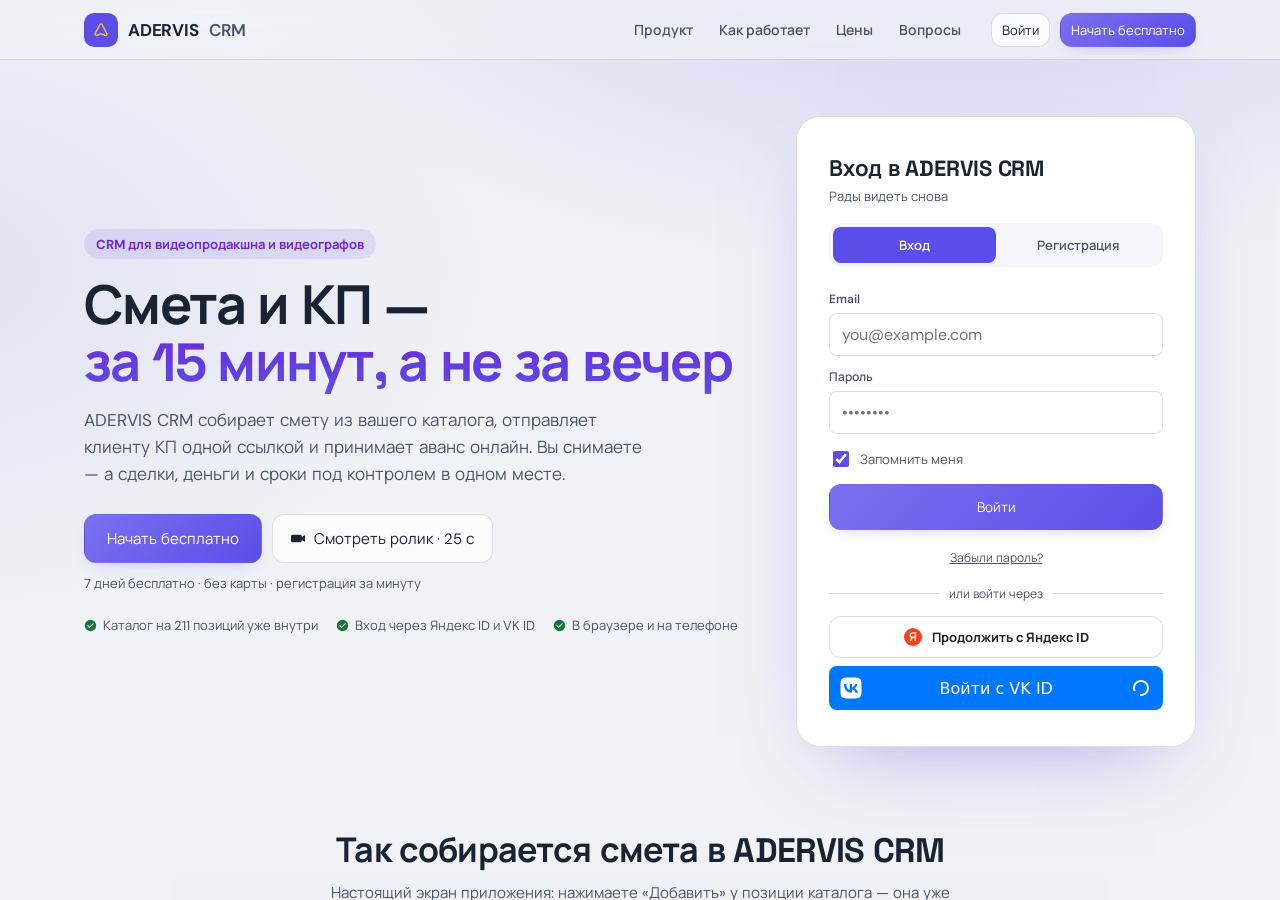
<file: index.html>
<!doctype html>
<html lang="ru" data-theme="dark">
<head>
  <meta charset="utf-8">
  <meta name="viewport" content="width=device-width,initial-scale=1">
  <!-- Позиционирование (PLAN.md §2): продаём смету и КП, а не «ещё одну CRM».
       На слове «CRM» посетитель сравнивает нас с Bitrix24/amoCRM и мы проигрываем
       всегда; реальный конкурент небольшой студии — Excel и переписка в мессенджере. -->
  <title>ADERVIS CRM — сметы и КП для видеопродакшна</title>
  <link rel="canonical" href="https://crm.adervis.ru/">

  <!-- Open Graph -->
  <meta property="og:type" content="website">
  <meta property="og:url" content="https://crm.adervis.ru">
  <meta property="og:title" content="ADERVIS CRM — сметы и КП для видеопродакшна">
  <meta property="og:description" content="Смета и коммерческое предложение за 15 минут вместо вечера в Excel. Клиент открывает ссылку, соглашается и платит аванс онлайн.">
  <meta property="og:image" content="https://crm.adervis.ru/icon-512.png">
  <meta name="description" content="Смета и коммерческое предложение для видеопродакшна за 15 минут вместо вечера в Excel. Клиент открывает ссылку, соглашается и платит аванс онлайн.">
  <meta name="twitter:card" content="summary_large_image">
  <meta name="twitter:title" content="ADERVIS CRM — сметы и КП для видеопродакшна">
  <meta name="twitter:description" content="Смета и КП за 15 минут вместо вечера в Excel. Клиент открывает ссылку, соглашается и платит аванс онлайн.">

  <meta name="theme-color" content="#7c3aed">
  <!-- mc.yandex.com рядом с mc.yandex.ru не для красоты: Метрика сама выбирает домен по
       гео посетителя, и на зарубежном IP уходит на .com. Без него CSP блокировала счётчик
       целиком (нашлось прогоном тестов в CI на американском раннере: три CSP-нарушения
       в консоли). Тот же вендор, тот же счётчик — просто второй его домен. -->
  <meta http-equiv="Content-Security-Policy" content="default-src 'self'; script-src 'self' 'unsafe-inline' mc.yandex.ru mc.yandex.com; style-src 'self' 'unsafe-inline'; font-src 'self'; img-src 'self' data: https:; connect-src 'self' https://*.supabase.co wss://*.supabase.co https://mc.yandex.ru wss://mc.yandex.ru https://mc.yandex.com wss://mc.yandex.com https://api.vk.com https://vk.com https://id.vk.ru https://login.vk.ru; frame-src https://id.vk.ru https://login.vk.ru https://vk.com https://mc.yandex.ru https://mc.yandex.com; object-src 'none'; base-uri 'self'">
  <meta name="referrer" content="strict-origin-when-cross-origin">
  <meta name="mobile-web-app-capable" content="yes">
  <meta name="apple-mobile-web-app-capable" content="yes">
  <meta name="apple-mobile-web-app-status-bar-style" content="black-translucent">
  <meta name="apple-mobile-web-app-title" content="ADERVIS CRM">
  <link rel="manifest" href="manifest.json">
  <link rel="apple-touch-icon" href="apple-touch-icon.png">

  <script type="application/ld+json">
  {
    "@context": "https://schema.org",
    "@type": "SoftwareApplication",
    "name": "ADERVIS CRM",
    "applicationCategory": "BusinessApplication",
    "operatingSystem": "Web",
    "url": "https://crm.adervis.ru",
    "description": "Сметы и коммерческие предложения для видеопродакшна: расчёт по каталогу с вашими ценами, КП ссылкой, онлайн-оплата аванса. Дальше сделка живёт в воронке — задачи, финансы, договоры.",
    "offers": {
      "@type": "Offer",
      "price": "290",
      "priceCurrency": "RUB",
      "description": "Тариф «Старт» — цена входа; «Стандарт» 490 ₽, «Про» 890 ₽ в месяц"
    }
  }
  </script>

  <script src="theme-init.js"></script>

  <!-- Шрифты self-hosted (fonts/*.woff2), @font-face в style.css. Preload самого частого файла -->
  <link rel="preload" href="fonts/dmsans-latin.woff2" as="font" type="font/woff2" crossorigin>

  <script src="sw-register.js" defer></script>

  <!-- Yandex.Metrika counter -->
  <script defer src="metrika.js"></script>
  <noscript><div><img src="https://mc.yandex.ru/watch/109706942" style="position:absolute; left:-9999px;" alt="" /></div></noscript>

  <!-- xlsx (~880 КБ) грузится лениво из app.js при первом экспорте/импорте Excel -->
  <!-- supabase-js 2.110.0 — self-hosted в vendor/ (раньше jsdelivr), нужен сразу для auth/данных.
       vkid SDK (~170 КБ) грузится ЛЕНИВО из app.js (_ensureVKIDSDK) только на экране входа
       с кнопкой VK — залогиненные пользователи его не тянут. Оба кэшируются SW. -->
  <script defer src="vendor/supabase.min.js"></script>

  <link rel="stylesheet" href="style.css">
</head>

<body>
  <div class="app">
    <aside class="app-sidebar" id="appSidebar" aria-label="Боковая навигация"></aside>

    <div class="app-main">
      <header class="topbar">

        <!-- ── Mobile only: brand + burger + horizontal nav ── -->
        <div class="brand">
          <!-- Логотип открывает СПИСОК РАЗДЕЛОВ. Дубля с нижней панелью больше нет:
               «Ещё» там переведён на настройку этого меню — какие разделы показывать
               и в каком порядке. Две кнопки — две разные задачи. -->
          <!-- Логотип ведёт на «Проекты». Раньше он открывал ВТОРОЕ меню разделов —
               отдельное окно с захардкоженным списком, который не знал про
               «Настроить меню»: скрытый раздел там всё равно показывался, свой не
               появлялся никогда, а порядок не применялся. Разделы теперь живут в
               одном месте — в листе на кнопке нижней панели. -->
          <div class="logo" title="На главную" aria-label="Перейти в «Проекты»" onclick="app.go('home')" tabindex="0" role="button">
            <img src="logo-icon.svg" alt="Adervis" onerror="this.style.display='none';this.nextElementSibling.style.display='inline'">
            <span>A</span>
          </div>
          <div>
            <h1>ADERVIS CRM</h1>
            <p>сметы и КП</p>
          </div>
        </div>
        <button class="burger-btn" id="burgerBtn" title="Меню" aria-label="Открыть навигацию">
          <span></span><span></span><span></span>
        </button>
        <nav class="nav" aria-label="Навигация" id="mainNav">
          <button data-view="home" class="nav-icon-btn" title="Проекты"><svg width="13" height="13" viewBox="0 0 16 16" fill="currentColor"><path d="M2 2h5v5H2zm7 0h5v5H9zM2 9h5v5H2zm7 0h5v5H9z"/></svg><span class="nav-label">Проекты</span></button>
          <button data-view="deal" id="navEstimateBtn" class="nav-icon-btn estimate-nav-btn" title="Смета"><svg width="13" height="13" viewBox="0 0 16 16" fill="currentColor"><path d="M3 2h10a1 1 0 011 1v10a1 1 0 01-1 1H3a1 1 0 01-1-1V3a1 1 0 011-1zm1 3v1h8V5H4zm0 3v1h8V8H4zm0 3v1h5v-1H4z"/></svg><span class="nav-label">Смета</span></button>
          <button data-view="services" class="nav-icon-btn" title="Услуги"><svg width="13" height="13" viewBox="0 0 16 16" fill="currentColor"><path d="M2 2h4v4H2zm5 0h4v4H7zm5 0h2v2h-2zm-5 5h4v4H7zm-5 0h4v4H2zm10 0h2v4h-2z"/></svg><span class="nav-label">Услуги</span></button>
          <button data-view="global-finances" class="nav-icon-btn" title="Финансы"><svg width="13" height="13" viewBox="0 0 16 16" fill="currentColor"><path d="M2.6 2.8h9.2c.8 0 1.4.6 1.4 1.4v.8h.8c.6 0 1.2.5 1.2 1.2v5.6c0 .7-.5 1.2-1.2 1.2H2.6c-.9 0-1.6-.7-1.6-1.6V4.4c0-.9.7-1.6 1.6-1.6zm0 1.5a.1.1 0 00-.1.1v7c0 .1 0 .1.1.1h11v-5H2.6v-1.5h9.1v-.6a.1.1 0 00-.1-.1H2.6zm8.6 3.9a1 1 0 110 2 1 1 0 010-2z"/></svg><span class="nav-label">Финансы</span></button>
          <button data-view="global-calendar" class="nav-icon-btn" title="Календарь"><svg width="13" height="13" viewBox="0 0 16 16" fill="currentColor"><path d="M5 1v1H2a1 1 0 00-1 1v11a1 1 0 001 1h12a1 1 0 001-1V3a1 1 0 00-1-1h-3V1h-1v1H6V1H5zm8 3v2H3V4h10zm0 3v6H3V7h10z"/></svg><span class="nav-label">Календарь</span></button>
          <button data-view="clients" class="nav-icon-btn" title="Клиенты"><svg width="13" height="13" viewBox="0 0 16 16" fill="currentColor"><path d="M8 1a3 3 0 100 6A3 3 0 008 1zM2 13c0-3 2.7-5 6-5s6 2 6 5H2z"/></svg><span class="nav-label">Клиенты</span></button>
        </nav>

        <!-- ── Desktop only: current page title ── -->
        <div class="topbar-page-title" id="topbarPageTitle"></div>

        <!-- ── Right actions: поиск, отменить, повторить, тема, уведомления, +, аватар ── -->
        <div class="top-actions">
          <span class="autosave-indicator" id="autoSaveIndicator">Сохранено</span>

          <!-- Поиск — первый слева -->
          <button class="topbar-icon-btn" id="searchBtn" title="Поиск (Ctrl+K)" aria-label="Поиск" onclick="app.openSearch()">
            <svg width="15" height="15" viewBox="0 0 24 24" fill="none" stroke="currentColor" stroke-width="2" stroke-linecap="round" stroke-linejoin="round"><circle cx="11" cy="11" r="8"/><path d="m21 21-4.35-4.35"/></svg>
          </button>

          <!-- Undo / Redo -->
          <button class="topbar-icon-btn" id="undoBtn" title="Отменить (Ctrl+Z)" aria-label="Отменить" onclick="app.undo()">
            <svg width="14" height="14" viewBox="0 0 24 24" fill="none" stroke="currentColor" stroke-width="2" stroke-linecap="round" stroke-linejoin="round"><path d="M9 14L4 9l5-5"/><path d="M4 9h10.5a5.5 5.5 0 010 11H11"/></svg>
          </button>
          <button class="topbar-icon-btn" id="redoBtn" title="Повторить (Ctrl+Y)" aria-label="Повторить" onclick="app.redo()">
            <svg width="14" height="14" viewBox="0 0 24 24" fill="none" stroke="currentColor" stroke-width="2" stroke-linecap="round" stroke-linejoin="round"><path d="M15 14l5-5-5-5"/><path d="M20 9H9.5a5.5 5.5 0 000 11H13"/></svg>
          </button>

          <!-- Тема -->
          <button class="topbar-icon-btn theme-toggle-btn" id="themeBtn" title="Сменить тему" aria-label="Сменить тему">
            <span class="theme-icon">
              <svg class="icon-moon" width="15" height="15" viewBox="0 0 24 24" fill="none" stroke="currentColor" stroke-width="2" stroke-linecap="round" stroke-linejoin="round"><path d="M21 12.79A9 9 0 1 1 11.21 3 7 7 0 0 0 21 12.79z"/></svg>
              <svg class="icon-sun" width="15" height="15" viewBox="0 0 24 24" fill="none" stroke="currentColor" stroke-width="2" stroke-linecap="round" stroke-linejoin="round"><circle cx="12" cy="12" r="4"/><path d="M12 2v2M12 20v2M4.93 4.93l1.41 1.41M17.66 17.66l1.41 1.41M2 12h2M20 12h2M4.93 19.07l1.41-1.41M17.66 6.34l1.41-1.41"/></svg>
            </span>
          </button>

          <!-- Уведомления -->
          <button class="notif-btn topbar-icon-btn" id="notifBtn" title="Уведомления" aria-label="Уведомления" onclick="app.toggleNotifPopup()">
            <svg width="15" height="15" viewBox="0 0 24 24" fill="none" stroke="currentColor" stroke-width="2" stroke-linecap="round" stroke-linejoin="round"><path d="M18 8A6 6 0 006 8c0 7-3 9-3 9h18s-3-2-3-9"/><path d="M13.73 21a2 2 0 01-3.46 0"/></svg>
            <span class="notif-badge" id="notifBadge" style="display:none">0</span>
          </button>

          <!-- Создать (круглая + кнопка) -->
          <div class="global-add-wrap">
            <button class="topbar-add-btn" id="globalAddBtn" title="Создать новое" aria-label="Создать новое">+</button>
            <div class="global-add-menu" id="globalAddMenu">
              <button class="global-add-menu-item" onclick="app.startWizard();app.closeGlobalMenu()">
                <span class="icon" style="background:rgba(124,58,237,.18);color:#c4b5fd"><svg width="14" height="14" viewBox="0 0 16 16" fill="currentColor"><path d="M8 1.3l2 4.1 4.5.7-3.3 3.2.8 4.5L8 11.6l-4 2.2.8-4.5L1.5 6.1 6 5.4z"/></svg></span>Новая сделка
              </button>
              <div class="global-add-menu-divider"></div>
              <button class="global-add-menu-item" onclick="app.openFinanceModal('payment');app.closeGlobalMenu()">
                <span class="icon" style="background:rgba(22,163,74,.18);color:#86efac"><svg width="14" height="14" viewBox="0 0 16 16" fill="currentColor"><path d="M7 3h2v4h4v2H9v4H7V9H3V7h4z"/></svg></span>Поступление
              </button>
              <button class="global-add-menu-item" onclick="app.openFinanceModal('expense');app.closeGlobalMenu()">
                <span class="icon" style="background:rgba(220,38,38,.15);color:#fca5a5"><svg width="14" height="14" viewBox="0 0 16 16" fill="currentColor"><path d="M3 7h10v2H3z"/></svg></span>Расход
              </button>
              <div class="global-add-menu-divider"></div>
              <button class="global-add-menu-item" onclick="app.createTask();app.closeGlobalMenu()">
                <span class="icon" style="background:rgba(8,145,178,.18);color:#67e8f9"><svg width="14" height="14" viewBox="0 0 16 16" fill="currentColor"><path d="M2 2h12v12H2V2zm1.5 1.5v9h9v-9h-9zM5 8.2l2 2 4-4.2-1-1L7 8.2 6 7.2 5 8.2z"/></svg></span>Задача
              </button>
              <button class="global-add-menu-item" onclick="app.go('clients');app.openClientModal('');app.closeGlobalMenu()">
                <span class="icon" style="background:rgba(202,138,4,.18);color:#fde68a"><svg width="14" height="14" viewBox="0 0 16 16" fill="currentColor"><path d="M8 1a3 3 0 100 6A3 3 0 008 1zM2 13c0-3 2.7-5 6-5s6 2 6 5H2z"/></svg></span>Новый клиент
              </button>
            </div>
          </div>

          <!-- Профиль (аватар + дропдаун: профиль / настройки / подписка / выйти) -->
          <div class="profile-dd-wrap" id="profileDdWrap">
            <button class="profile-avatar-btn" id="profileAvatarBtn" title="Профиль и аккаунт" onclick="app.toggleProfileDd()">
              <span id="profileAvatarInner">A</span>
            </button>
            <div class="profile-dd" id="profileDd"></div>
          </div>

          <!-- Служебные элементы — только для JS -->
          <span id="adminTopbar" style="display:none"></span>
          <button id="clientModeBtn" style="display:none">Клиент</button>
          <div id="helpDdWrap" style="display:none">
            <button id="helpBtn" onclick="app.toggleHelpDd()"></button>
            <div class="help-dd" id="helpDd"></div>
          </div>
        </div>
      </header>

      <main class="container" id="appContent"></main>
      <div id="notifPopupContainer"></div>
      <div id="authGateContainer"></div>
    </div><!-- end app-main -->
  </div><!-- end app -->

  <nav class="mobile-bottom-nav" id="mobileBottomNav" aria-label="Нижняя навигация">
    <button class="mbn-item" id="mbnHome" onclick="app.go('home')" title="Проекты">
      <svg width="22" height="22" viewBox="0 0 16 16" fill="currentColor"><path d="M2 2h5v5H2zm7 0h5v5H9zM2 9h5v5H2zm7 0h5v5H9z"/></svg>
      Проекты
    </button>
    <!-- Тот же значок, что у заголовка «Смета» (ICON_PATHS.receipt): здесь был
         прямоугольник с линиями — он же стоял у «Базы знаний» в меню. -->
    <button class="mbn-item" id="mbnDeal" onclick="app.go('deal')" title="Смета">
      <svg width="22" height="22" viewBox="0 0 16 16" fill="currentColor"><path d="M3 1.2l1.2.9 1.2-.9 1.3.9 1.3-.9 1.3.9 1.2-.9 1.2.9 1.3-.9v13.6l-1.3-.9-1.2.9-1.2-.9-1.3.9-1.3-.9-1.3.9-1.2-.9-1.2.9V1.2zm1.9 3.4v1.2h6.2V4.6H4.9zm0 2.8v1.2h6.2V7.4H4.9zm0 2.8v1.2h4V10.2h-4z"/></svg>
      Смета
    </button>
    <button class="mbn-add" id="mbnAdd" onclick="event.stopPropagation();app.toggleMobileAddMenu()" title="Создать">+</button>
    <button class="mbn-item" id="mbnFinances" onclick="app.go('global-finances')" title="Финансы">
      <svg width="22" height="22" viewBox="0 0 16 16" fill="currentColor"><path d="M2.6 2.8h9.2c.8 0 1.4.6 1.4 1.4v.8h.8c.6 0 1.2.5 1.2 1.2v5.6c0 .7-.5 1.2-1.2 1.2H2.6c-.9 0-1.6-.7-1.6-1.6V4.4c0-.9.7-1.6 1.6-1.6zm0 1.5a.1.1 0 00-.1.1v7c0 .1 0 .1.1.1h11v-5H2.6v-1.5h9.1v-.6a.1.1 0 00-.1-.1H2.6zm8.6 3.9a1 1 0 110 2 1 1 0 010-2z"/></svg>
      Финансы
    </button>
    <!-- Разделы приложения. Раньше эта кнопка открывала НАСТРОЙКУ меню — список
         с виду тот же, но каждая строка там переключатель видимости. Из-за этого
         с телефона открывались всего три раздела из двенадцати: тап по «Клиенты»
         не делал ничего, а тап по тумблеру рядом убирал раздел из меню. Теперь
         кнопка ведёт в разделы, а настройка — строкой в конце листа. -->
    <button class="mbn-item" id="mbnMore" onclick="app.toggleMobileNavSheet(event)" title="Разделы приложения">
      <svg width="22" height="22" viewBox="0 0 16 16" fill="currentColor"><path d="M2 3h12v1.6H2zm0 4.2h12v1.6H2zm0 4.2h12V13H2z"/></svg>
      Разделы
    </button>
  </nav>

  <!-- Лист разделов (открывает кнопка #mbnMore). Вне <header> по той же причине,
       что и меню создания: position:fixed внутри элемента с backdrop-filter
       считает координаты от него, а не от окна. -->
  <div id="mobileNavSheet"></div>

  <!-- Мобильное меню быстрого создания (открывает FAB-кнопка #mbnAdd) —
       вне <header>, чтобы position:fixed не ловил containing block от
       backdrop-filter топбара (см. .global-add-menu). -->
  <div class="mobile-add-menu" id="mobileAddMenu">
    <button class="global-add-menu-item" onclick="app.startWizard();app.closeMobileAddMenu()">
      <span class="icon" style="background:rgba(124,58,237,.18);color:#c4b5fd"><svg width="14" height="14" viewBox="0 0 16 16" fill="currentColor"><path d="M8 1.3l2 4.1 4.5.7-3.3 3.2.8 4.5L8 11.6l-4 2.2.8-4.5L1.5 6.1 6 5.4z"/></svg></span>Новая сделка
    </button>
    <div class="global-add-menu-divider"></div>
    <button class="global-add-menu-item" onclick="app.openFinanceModal('payment');app.closeMobileAddMenu()">
      <span class="icon" style="background:rgba(22,163,74,.18);color:#86efac"><svg width="14" height="14" viewBox="0 0 16 16" fill="currentColor"><path d="M7 3h2v4h4v2H9v4H7V9H3V7h4z"/></svg></span>Поступление
    </button>
    <button class="global-add-menu-item" onclick="app.openFinanceModal('expense');app.closeMobileAddMenu()">
      <span class="icon" style="background:rgba(220,38,38,.15);color:#fca5a5"><svg width="14" height="14" viewBox="0 0 16 16" fill="currentColor"><path d="M3 7h10v2H3z"/></svg></span>Расход
    </button>
    <div class="global-add-menu-divider"></div>
    <button class="global-add-menu-item" onclick="app.createTask();app.closeMobileAddMenu()">
      <span class="icon" style="background:rgba(8,145,178,.18);color:#67e8f9"><svg width="14" height="14" viewBox="0 0 16 16" fill="currentColor"><path d="M2 2h12v12H2V2zm1.5 1.5v9h9v-9h-9zM5 8.2l2 2 4-4.2-1-1L7 8.2 6 7.2 5 8.2z"/></svg></span>Задача
    </button>
    <button class="global-add-menu-item" onclick="app.go('clients');app.openClientModal('');app.closeMobileAddMenu()">
      <span class="icon" style="background:rgba(202,138,4,.18);color:#fde68a"><svg width="14" height="14" viewBox="0 0 16 16" fill="currentColor"><path d="M8 1a3 3 0 100 6A3 3 0 008 1zM2 13c0-3 2.7-5 6-5s6 2 6 5H2z"/></svg></span>Новый клиент
    </button>
  </div>

  <!-- Requisites footer -->

  <div id="offlineBanner" class="offline-banner">
    <span><svg width="14" height="14" viewBox="0 0 24 24" fill="none" stroke="currentColor" stroke-width="2" stroke-linecap="round"><path d="M1 1l22 22"/><path d="M8.5 16.4a5 5 0 016.4-.6"/><path d="M5 12.5a10 10 0 015.2-2.7"/><path d="M16.6 12.9a10 10 0 012.4 1.7"/><path d="M12 20h.01"/></svg>Нет соединения с интернетом — изменения сохраняются локально</span>
  </div>
  <div id="updateBanner" class="update-banner" role="status" hidden>
    <span>Вышла новая версия</span>
    <button type="button" class="btn small primary" onclick="app.applyAppUpdate()">Обновить</button>
    <button type="button" class="u-modal-close" onclick="app.dismissAppUpdate()" aria-label="Скрыть — обновится при следующем сворачивании">
      <svg width="14" height="14" viewBox="0 0 24 24" fill="none" stroke="currentColor" stroke-width="2" stroke-linecap="round"><path d="M18 6L6 18M6 6l12 12"/></svg>
    </button>
  </div>
  <input type="file" id="importJsonInput" accept="application/json" hidden>
  <input type="file" id="importCatalogInput" accept="application/json" hidden>
  <input type="file" id="importCatalogXlsxInput" accept=".xlsx,.xls" hidden>
  <div id="toast" class="toast" role="status" aria-live="polite" aria-atomic="true"></div>
  <div id="tourOverlay"></div>
  <div id="dealSwitcherOverlay"></div>
  <div id="sidebarNavPopover"></div>
  <div id="pwaInstallBanner"></div>
  <div id="printArea"></div>
  <button class="scroll-top-btn" id="scrollTopBtn" title="Наверх">&#8593;</button>
  <div id="vkid-one-tap" style="display:none"></div>

  <!-- Баннер напоминания о подписке -->
  <div id="payBannerContainer"></div>

  <!-- Поисковый оверлей -->
  <div class="search-modal" id="searchModal" style="display:none" onclick="if(event.target===this)app.closeSearch()">
    <div class="search-box">
      <div style="display:flex;align-items:center;gap:10px;padding:12px 16px;border-bottom:1px solid var(--line)">
        <svg width="16" height="16" viewBox="0 0 24 24" fill="none" stroke="currentColor" stroke-width="2" stroke-linecap="round" stroke-linejoin="round" style="opacity:.5;flex-shrink:0"><circle cx="11" cy="11" r="8"/><path d="m21 21-4.35-4.35"/></svg>
        <input id="searchInput" placeholder="Поиск по сделкам, клиентам, задачам..." style="flex:1;border:none;background:none;font-size:15px;color:var(--text);outline:none" oninput="app.runSearch(this.value)">
        <kbd style="font-size:12px;color:var(--muted);border:1px solid var(--line);border-radius:5px;padding:2px 6px">Esc</kbd>
      </div>
      <div id="searchResults" style="max-height:380px;overflow-y:auto;padding:8px 0"></div>
    </div>
  </div>
  <div id="modalContainer"></div>

  <script defer src="app.js"></script>
  <script defer src="news.js"></script>
</body>
</html>
</file>
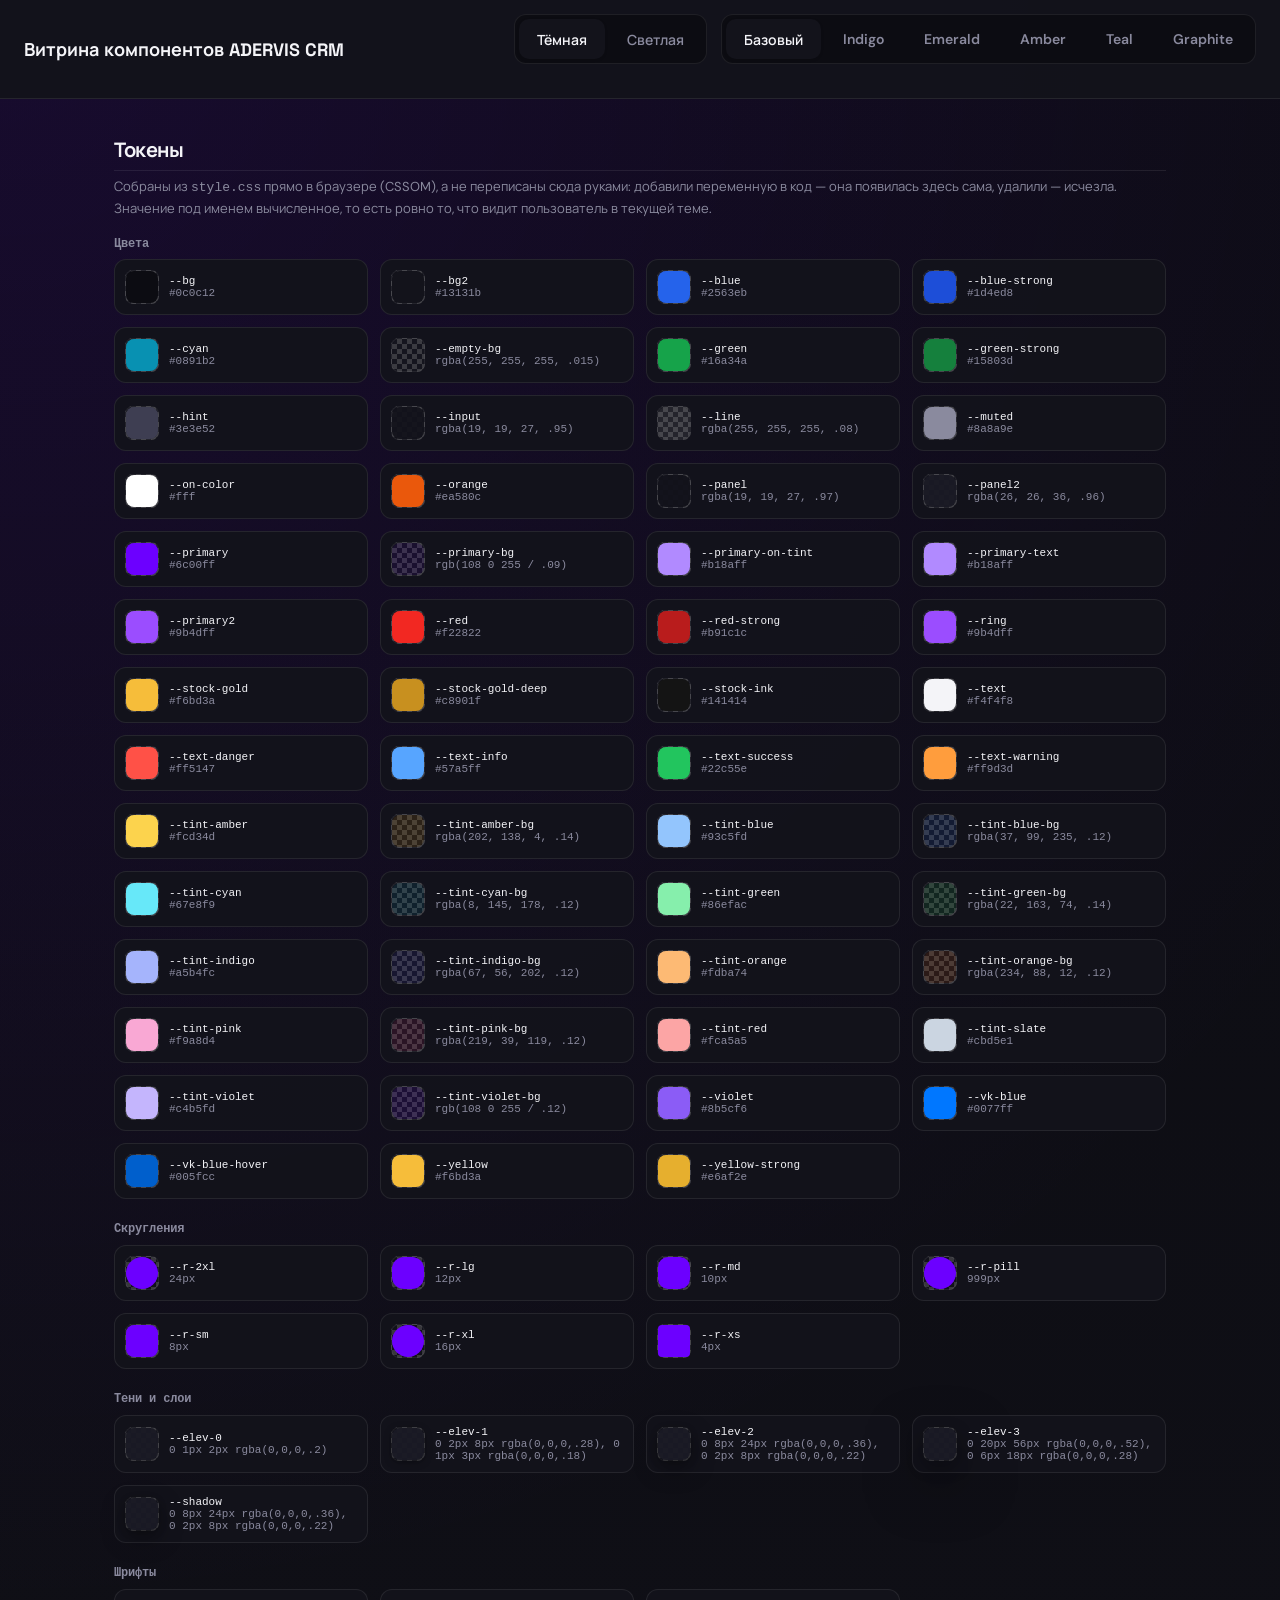
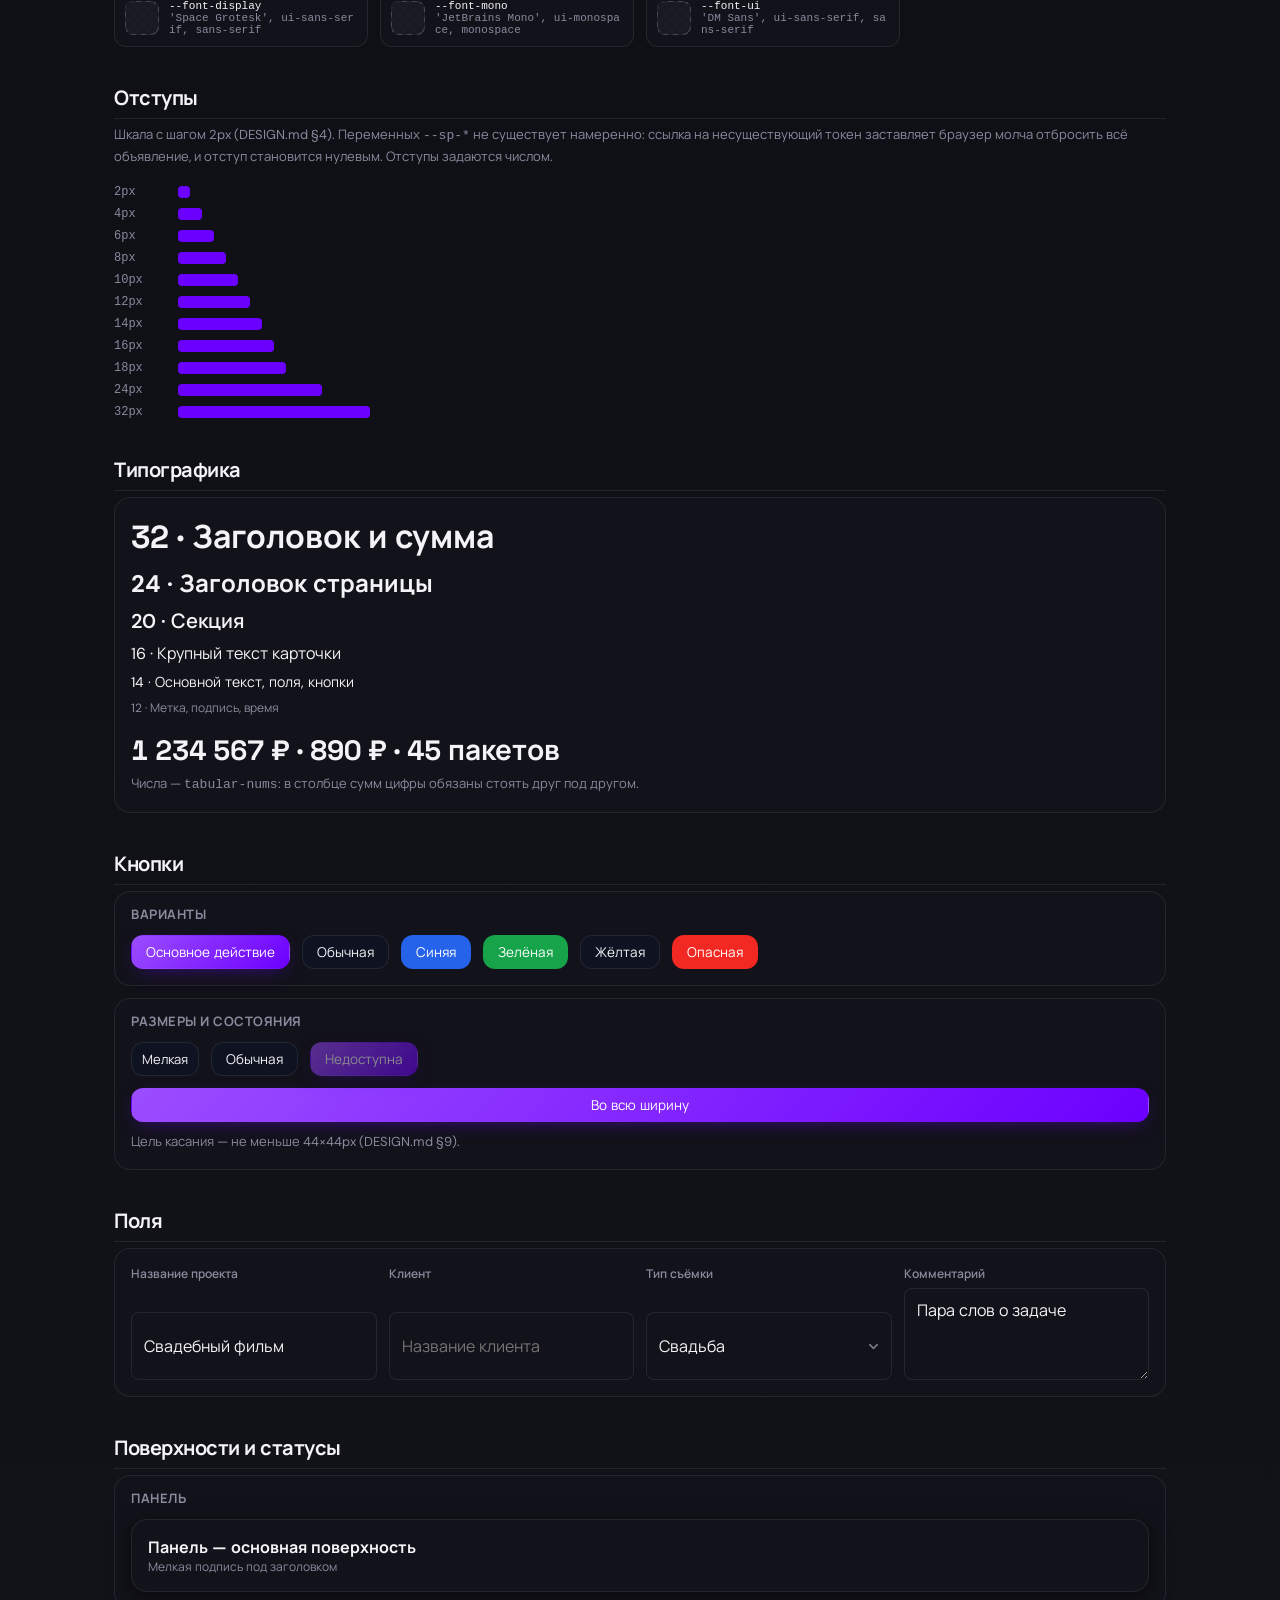
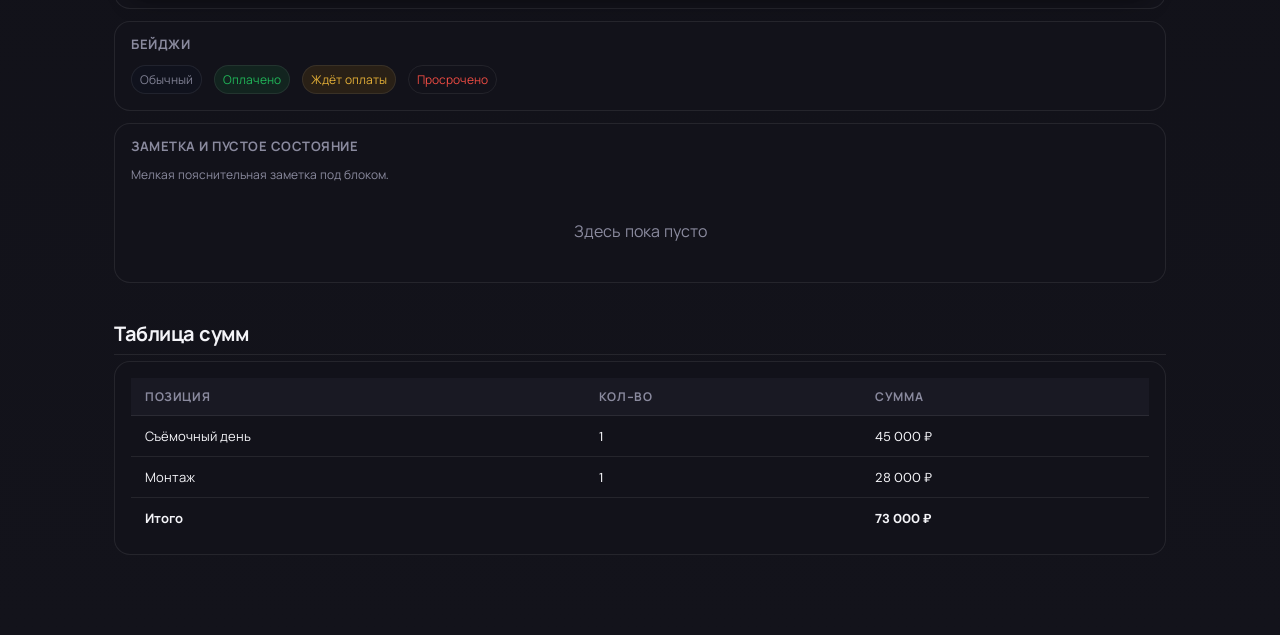
<file: tests/styleguide.html>
<!DOCTYPE html>
<html lang="ru" data-theme="dark">
<head>
<meta charset="UTF-8">
<meta name="viewport" content="width=device-width, initial-scale=1">
<meta name="robots" content="noindex, nofollow">
<title>Витрина компонентов — ADERVIS CRM</title>

<!-- Настоящие стили приложения, не копия. Витрина со своей копией стилей врала бы
     ровно так же, как врал DESIGN.md: к 19.08.2026 в его таблице цветов не совпало
     с кодом НИ ОДНО значение, и увидеть это было неоткуда. -->
<link rel="stylesheet" href="../style.css">
<style>
  /* Только раскладка самой витрины. Ни одного цвета руками: всё из токенов —
     иначе страница начнёт показывать не ту систему, которую документирует. */
  body { padding: 0 0 80px; }
  .sg-top {
    position: sticky; top: 0; z-index: 10;
    display: flex; align-items: center; gap: 14px; flex-wrap: wrap;
    padding: 14px 24px; background: var(--panel); border-bottom: 1px solid var(--line);
  }
  .sg-title { font-family: var(--font-display); font-weight: 700; font-size: 18px; margin-right: auto; }
  .sg-wrap { max-width: 1100px; margin: 0 auto; padding: 0 24px; }
  .sg-section { margin-top: 40px; }
  .sg-section > h2 {
    font-family: var(--font-display); font-size: 20px; font-weight: 700;
    margin: 0 0 6px; padding-bottom: 8px; border-bottom: 1px solid var(--line);
  }
  .sg-note { color: var(--muted); font-size: 13px; margin: 0 0 18px; line-height: 1.6; }
  .sg-grid { display: grid; gap: 12px; grid-template-columns: repeat(auto-fill, minmax(210px, 1fr)); }
  .sg-row { display: flex; gap: 12px; flex-wrap: wrap; align-items: center; }
  .sg-swatch {
    display: flex; align-items: center; gap: 10px;
    padding: 10px; border: 1px solid var(--line); border-radius: var(--r-lg); background: var(--panel);
  }
  .sg-chip {
    width: 34px; height: 34px; border-radius: var(--r-sm); border: 1px solid var(--line); flex: 0 0 auto;
    /* Шахматка под цветом: полупрозрачный токен иначе неотличим от пустого места. */
    background-image:
      linear-gradient(45deg, rgba(128,128,128,.35) 25%, transparent 25%, transparent 75%, rgba(128,128,128,.35) 75%),
      linear-gradient(45deg, rgba(128,128,128,.35) 25%, transparent 25%, transparent 75%, rgba(128,128,128,.35) 75%);
    background-size: 10px 10px;
    background-position: 0 0, 5px 5px;
  }
  .sg-chip > i { display: block; width: 100%; height: 100%; border-radius: inherit; }
  .sg-name { font-family: var(--font-mono); font-size: 11px; }
  .sg-val { font-family: var(--font-mono); font-size: 11px; color: var(--muted); word-break: break-all; }
  .sg-space { background: var(--primary); height: 12px; border-radius: var(--r-xs); }
  .sg-label { font-size: 12px; color: var(--muted); font-family: var(--font-mono); }
  .sg-case { padding: 16px; border: 1px solid var(--line); border-radius: var(--r-xl); background: var(--panel); }
  .sg-case + .sg-case { margin-top: 12px; }
  .sg-case > h3 { font-size: 13px; font-weight: 700; margin: 0 0 12px; color: var(--muted); text-transform: uppercase; letter-spacing: .04em; }
  .sg-fields { display: grid; gap: 12px; grid-template-columns: repeat(auto-fit, minmax(240px, 1fr)); }
</style>
</head>
<body>

<div class="sg-top">
  <span class="sg-title">Витрина компонентов ADERVIS CRM</span>
  <div class="seg-switch" id="sgTheme"></div>
  <div class="seg-switch" id="sgAccent"></div>
</div>

<div class="sg-wrap">

  <div class="sg-section">
    <h2>Токены</h2>
    <p class="sg-note">
      Собраны из <code>style.css</code> прямо в браузере (CSSOM), а не переписаны сюда руками:
      добавили переменную в код — она появилась здесь сама, удалили — исчезла. Значение под
      именем вычисленное, то есть ровно то, что видит пользователь в текущей теме.
    </p>
    <h3 class="sg-label">Цвета</h3>
    <div class="sg-grid" id="sgColors"></div>
    <h3 class="sg-label" style="margin-top:24px">Скругления</h3>
    <div class="sg-grid" id="sgRadii"></div>
    <h3 class="sg-label" style="margin-top:24px">Тени и слои</h3>
    <div class="sg-grid" id="sgShadows"></div>
    <h3 class="sg-label" style="margin-top:24px">Шрифты</h3>
    <div class="sg-grid" id="sgFonts"></div>
  </div>

  <div class="sg-section">
    <h2>Отступы</h2>
    <p class="sg-note">
      Шкала с шагом 2px (DESIGN.md §4). Переменных <code>--sp-*</code> не существует
      намеренно: ссылка на несуществующий токен заставляет браузер молча отбросить всё
      объявление, и отступ становится нулевым. Отступы задаются числом.
    </p>
    <div id="sgSpace"></div>
  </div>

  <div class="sg-section">
    <h2>Типографика</h2>
    <div class="sg-case">
      <div style="font-family:var(--font-display);font-size:32px;font-weight:700">32 · Заголовок и сумма</div>
      <div style="font-size:24px;font-weight:700;margin-top:8px">24 · Заголовок страницы</div>
      <div style="font-size:20px;font-weight:600;margin-top:8px">20 · Секция</div>
      <div style="font-size:16px;margin-top:8px">16 · Крупный текст карточки</div>
      <div style="font-size:14px;margin-top:8px">14 · Основной текст, поля, кнопки</div>
      <div style="font-size:12px;color:var(--muted);margin-top:8px">12 · Метка, подпись, время</div>
      <div style="font-family:var(--font-display);font-size:28px;font-weight:700;font-variant-numeric:tabular-nums;margin-top:14px">
        1 234 567 ₽ · 890 ₽ · 45 пакетов
      </div>
      <p class="sg-note" style="margin:6px 0 0">Числа — <code>tabular-nums</code>: в столбце сумм цифры обязаны стоять друг под другом.</p>
    </div>
  </div>

  <div class="sg-section">
    <h2>Кнопки</h2>
    <div class="sg-case">
      <h3>Варианты</h3>
      <div class="sg-row">
        <button class="btn primary">Основное действие</button>
        <button class="btn">Обычная</button>
        <button class="btn blue">Синяя</button>
        <button class="btn green">Зелёная</button>
        <button class="btn yellow">Жёлтая</button>
        <button class="btn danger">Опасная</button>
      </div>
    </div>
    <div class="sg-case">
      <h3>Размеры и состояния</h3>
      <div class="sg-row">
        <button class="btn small">Мелкая</button>
        <button class="btn">Обычная</button>
        <button class="btn primary" disabled>Недоступна</button>
      </div>
      <div style="margin-top:12px"><button class="btn primary full">Во всю ширину</button></div>
      <p class="sg-note" style="margin:10px 0 0">Цель касания — не меньше 44×44px (DESIGN.md §9).</p>
    </div>
  </div>

  <div class="sg-section">
    <h2>Поля</h2>
    <div class="sg-case">
      <div class="sg-fields">
        <div class="field"><label>Название проекта</label><input class="input" value="Свадебный фильм"></div>
        <div class="field"><label>Клиент</label><input class="input" placeholder="Название клиента"></div>
        <div class="field"><label>Тип съёмки</label>
          <select class="input"><option>Свадьба</option><option>Реклама</option></select>
        </div>
        <div class="field"><label>Комментарий</label><textarea class="input" rows="2">Пара слов о задаче</textarea></div>
      </div>
    </div>
  </div>

  <div class="sg-section">
    <h2>Поверхности и статусы</h2>
    <div class="sg-case">
      <h3>Панель</h3>
      <div class="panel" style="padding:16px">
        <div style="font-weight:700">Панель — основная поверхность</div>
        <div class="u-meta">Мелкая подпись под заголовком</div>
      </div>
    </div>
    <div class="sg-case">
      <h3>Бейджи</h3>
      <div class="sg-row">
        <span class="badge">Обычный</span>
        <span class="badge" style="background:var(--tint-green-bg);color:var(--text-success)">Оплачено</span>
        <span class="badge" style="background:var(--tint-amber-bg);color:var(--yellow)">Ждёт оплаты</span>
        <span class="badge" style="background:var(--tint-red-bg);color:var(--text-danger)">Просрочено</span>
      </div>
    </div>
    <div class="sg-case">
      <h3>Заметка и пустое состояние</h3>
      <p class="mini-note">Мелкая пояснительная заметка под блоком.</p>
      <div style="text-align:center;padding:24px;color:var(--muted)">Здесь пока пусто</div>
    </div>
  </div>

  <div class="sg-section">
    <h2>Таблица сумм</h2>
    <div class="sg-case">
      <table class="fin-table">
        <thead><tr><th>Позиция</th><th>Кол-во</th><th>Сумма</th></tr></thead>
        <tbody>
          <tr><td>Съёмочный день</td><td>1</td><td>45 000 ₽</td></tr>
          <tr><td>Монтаж</td><td>1</td><td>28 000 ₽</td></tr>
          <tr><td><b>Итого</b></td><td></td><td><b>73 000 ₽</b></td></tr>
        </tbody>
      </table>
    </div>
  </div>

</div>

<script>
/* Витрина читает переменные из ЗАГРУЖЕННОГО style.css: перебираем правила и берём
   имена, начинающиеся с «--». Список имён здесь не хранится специально — иначе он
   зажил бы своей жизнью, как таблица цветов в DESIGN.md. */
(function () {
  function rootVarNames() {
    var names = new Set();
    for (var i = 0; i < document.styleSheets.length; i++) {
      var rules;
      try { rules = document.styleSheets[i].cssRules; } catch (e) { continue; }
      if (!rules) continue;
      for (var j = 0; j < rules.length; j++) {
        var rule = rules[j];
        if (!rule.selectorText || rule.selectorText.indexOf(":root") === -1) continue;
        for (var k = 0; k < rule.style.length; k++) {
          var prop = rule.style[k];
          if (prop.indexOf("--") === 0) names.add(prop);
        }
      }
    }
    return Array.from(names).sort();
  }

  function val(name) {
    return getComputedStyle(document.documentElement).getPropertyValue(name).trim();
  }

  function swatch(name, preview) {
    var box = document.createElement("div");
    box.className = "sg-swatch";
    var chip = document.createElement("div");
    chip.className = "sg-chip";
    var inner = document.createElement("i");
    inner.setAttribute("style", preview);
    chip.appendChild(inner);
    var text = document.createElement("div");
    text.style.minWidth = "0";
    var n = document.createElement("div");
    n.className = "sg-name";
    n.textContent = name;
    var v = document.createElement("div");
    v.className = "sg-val";
    v.textContent = val(name) || "—";
    text.appendChild(n);
    text.appendChild(v);
    box.appendChild(chip);
    box.appendChild(text);
    return box;
  }

  function fill(id, names, previewFor) {
    var host = document.getElementById(id);
    host.textContent = "";
    names.forEach(function (n) { host.appendChild(swatch(n, previewFor(n))); });
  }

  function isColor(name) {
    return /^(#|rgb|hsl|oklch)/i.test(val(name));
  }

  function render() {
    var names = rootVarNames();
    fill("sgColors", names.filter(isColor), function (n) { return "background:var(" + n + ")"; });
    fill("sgRadii", names.filter(function (n) { return n.indexOf("--r-") === 0; }),
      function (n) { return "background:var(--primary);border-radius:var(" + n + ")"; });
    fill("sgShadows", names.filter(function (n) { return n.indexOf("--elev") === 0 || n === "--shadow"; }),
      function (n) { return "background:var(--panel2);box-shadow:var(" + n + ")"; });
    fill("sgFonts", names.filter(function (n) { return n.indexOf("--font") === 0; }),
      function (n) { return "background:var(--panel2);font-family:var(" + n + ")"; });

    var space = document.getElementById("sgSpace");
    space.textContent = "";
    [2, 4, 6, 8, 10, 12, 14, 16, 18, 24, 32].forEach(function (px) {
      var row = document.createElement("div");
      row.style.cssText = "display:flex;align-items:center;gap:12px;margin-bottom:8px";
      var label = document.createElement("span");
      label.className = "sg-label";
      label.style.width = "52px";
      label.textContent = px + "px";
      var bar = document.createElement("div");
      bar.className = "sg-space";
      bar.style.width = (px * 6) + "px";
      row.appendChild(label);
      row.appendChild(bar);
      space.appendChild(row);
    });
  }

  function switcher(host, items, apply, current) {
    host.textContent = "";
    items.forEach(function (item) {
      var b = document.createElement("button");
      b.type = "button";
      b.textContent = item[1];
      b.className = current() === item[0] ? "active" : "";
      b.onclick = function () { apply(item[0]); switchers(); render(); };
      host.appendChild(b);
    });
  }

  function switchers() {
    var html = document.documentElement;
    switcher(document.getElementById("sgTheme"),
      [["dark", "Тёмная"], ["light", "Светлая"]],
      function (id) { html.setAttribute("data-theme", id); },
      function () { return html.getAttribute("data-theme") || "dark"; });
    switcher(document.getElementById("sgAccent"),
      [["", "Базовый"], ["indigo", "Indigo"], ["emerald", "Emerald"], ["amber", "Amber"], ["teal", "Teal"], ["graphite", "Graphite"]],
      function (id) { if (id) { html.setAttribute("data-accent", id); } else { html.removeAttribute("data-accent"); } },
      function () { return html.getAttribute("data-accent") || ""; });
  }

  switchers();
  render();
  new MutationObserver(function () { switchers(); render(); })
    .observe(document.documentElement, { attributes: true, attributeFilter: ["data-theme", "data-accent"] });
  // Шрифты приезжают позже — вычисленные значения к этому моменту уже другие.
  if (document.fonts && document.fonts.ready) document.fonts.ready.then(render);
})();
</script>
</body>
</html>
</file>
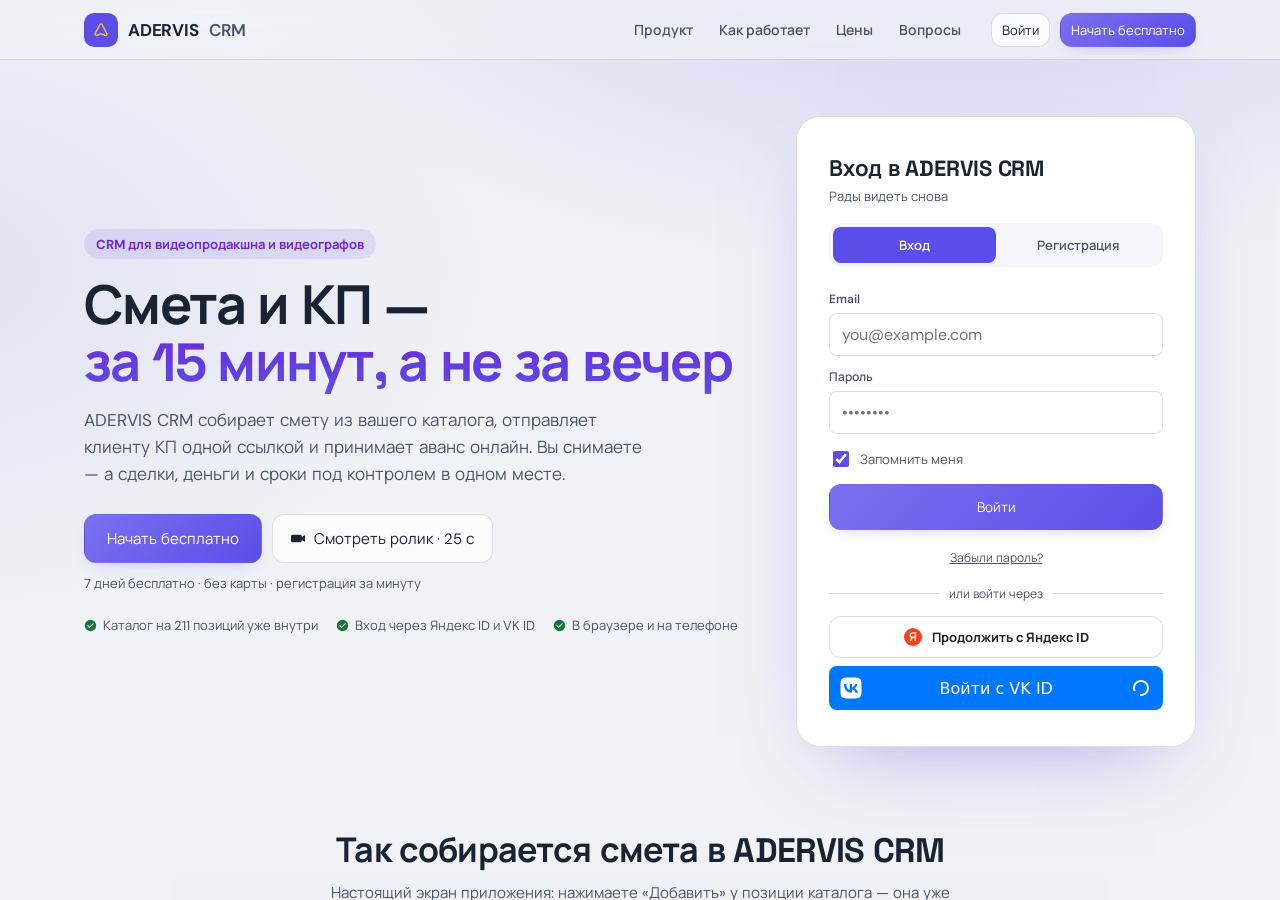
<file: tests/fixtures/iframe-host.html>
<!doctype html>
<!--
  Хост-страница для теста framebuster'а (tests/suites/calc.js).
  Встраивает index.html в iframe так же, как это будет делать /pro/smeta/
  на adervis.ru — реальный http-origin, а не data:/about:blank (Chromium
  отказывается грузить http-iframe внутри страницы на data: URL).
  Целевой URL приходит через ?src=… (URL-encoded).
-->
<html>
<head><meta charset="utf-8"><title>iframe host fixture</title></head>
<body>
  <iframe id="f" style="width:900px;height:700px;border:0"></iframe>
  <script>
    document.getElementById('f').src = new URLSearchParams(location.search).get('src') || '/index.html';
  </script>
</body>
</html>
</file>
